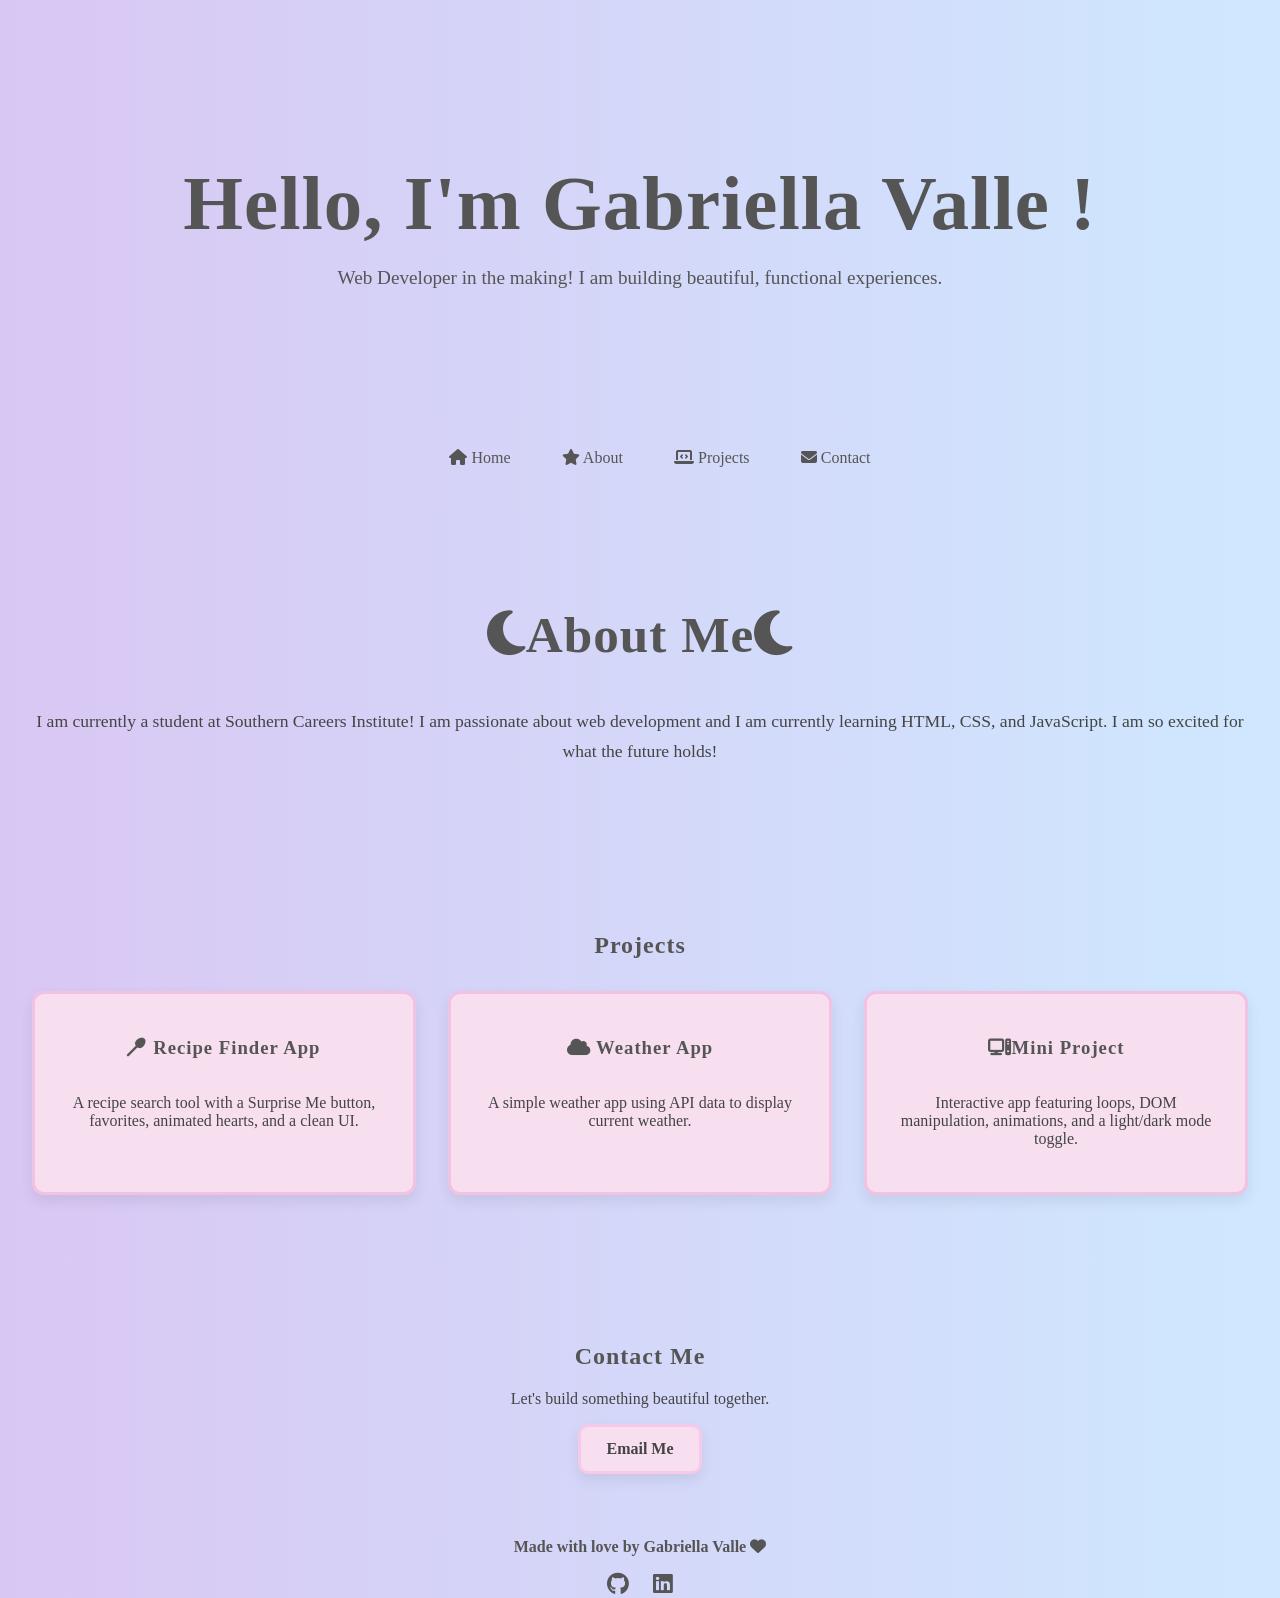
<file: index.html>
<!DOCTYPE html>
<html lang="en">
<head>
    <meta charset="UTF-8" />
    <meta http-equiv="X-UA-Compatible" content="IE=edge" />
    <meta name="viewport" content="width=device-width, initial-scale=1.0" />
    <link rel="stylesheet" href="style.css" />
    <link href="https://fonts.googleapis.com/css2?family=Poppins:wght@400;600;700&family=Nunito:wght@300;400;600&display=swap" rel="stylesheet">
    <link rel="stylesheet" href="https://cdnjs.cloudflare.com/ajax/libs/font-awesome/6.5.0/css/all.min.css">
    <title>My Personal Portfolio Website</title>
</head>

<body>
    <section id="home" class="hero">
        <h1>Hello, I'm Gabriella Valle !</h1>
        <p>Web Developer in the making! I am building beautiful, functional experiences.</p>
    </section>
    <nav class="navbar">
        <ul class="nav-links" id="navLinks">
            <li><a href="#home"><i class="fa-solid fa-house"></i> Home</a></li>
            <li><a href="#about"><i class="fa-solid fa-star"></i> About</a></li>
            <li><a href="#projects"><i class="fa-solid fa-laptop-code"></i> Projects</a></li>
            <li><a href="#contact"><i class="fa-solid fa-envelope"></i> Contact</a></li>
        </ul>

        <div class="hamburger" id="hamburger">
            <span></span>
            <span></span>
            <span></span>
        </div>
    </nav>

    <section id="about">
        <h2><i class="fa-solid fa-moon"></i>About Me<i class="fa-solid fa-moon"></i></h2>
        <p>
            I am currently a student at Southern Careers Institute! I am passionate about 
            web development and I am currently learning HTML, CSS, and JavaScript. I am so excited for what the future holds!
        </p>
    </section>
    <section id="projects">
        <h2>Projects</h2>

        <div class="project-grid">

            <a href="RecipeFinderApp/" target="_blank" class="project-card-link">
              <div class="project-card soft-shadow border-pink rounded">
                <h3><i class="fa-solid fa-spoon"></i> Recipe Finder App</h3>
                  <p>A recipe search tool with a Surprise Me button, favorites, animated hearts, and a clean UI.</p>
              </div>
            </a>

            <a href="https://gabriellavalle15.github.io/Weather-App/" target="_blank" class="project-card-link">
              <div class="project-card soft-shadow border-pink rounded">
              <h3><i class="fa-solid fa-cloud"></i> Weather App</h3>
              <p>A simple weather app using API data to display current weather.</p>
              </div>
            </a>


            <a href="MiniProject/" target="_blank" class="project-card-link">
                <div class="project-card soft-shadow border-pink rounded">
                <h3><i class="fa-solid fa-computer"></i>Mini Project</h3>
                <p>Interactive app featuring loops, DOM manipulation, animations,
                    and a light/dark mode toggle.
                </p>
                </div>
            </a>

        </div>
    </section>
    </section>
    <section id="contact" class="pastel-bg">
      <h2>Contact Me</h2>
      <p>Let's build something beautiful together.</p>
      <a href="mailto:gabbypena415@icloud.com?subject=Portfolio Inquiry&body=Hi Gabriella,%0D%0A%0D%0AI'm reaching out about..."
        class="pastel-btn outline">
        Email Me
      </a>

    </section>


    <script src="script.js"></script>
    <script>
        const hamburger = document.getElementById("hamburger");
        const navLinks = document.getElementById("navLinks");

        hamburger.addEventListener("click", () => {
            navLinks.classList.toggle("open");
        });
    </script>
<footer class="pastel-footer">
  <p>Made with love by Gabriella Valle <i class="fa-solid fa-heart"></i></p>
  <div class="footer-icons">
    <a href="https://github.com/gabriellavalle15"><i class="fa-brands fa-github"></i></a>
    <a href="https://www.linkedin.com/in/gabriella-valle-0b9bba260/"><i class="fa-brands fa-linkedin"></i></a>
  </div>
</footer>
</body>
</html>
</file>
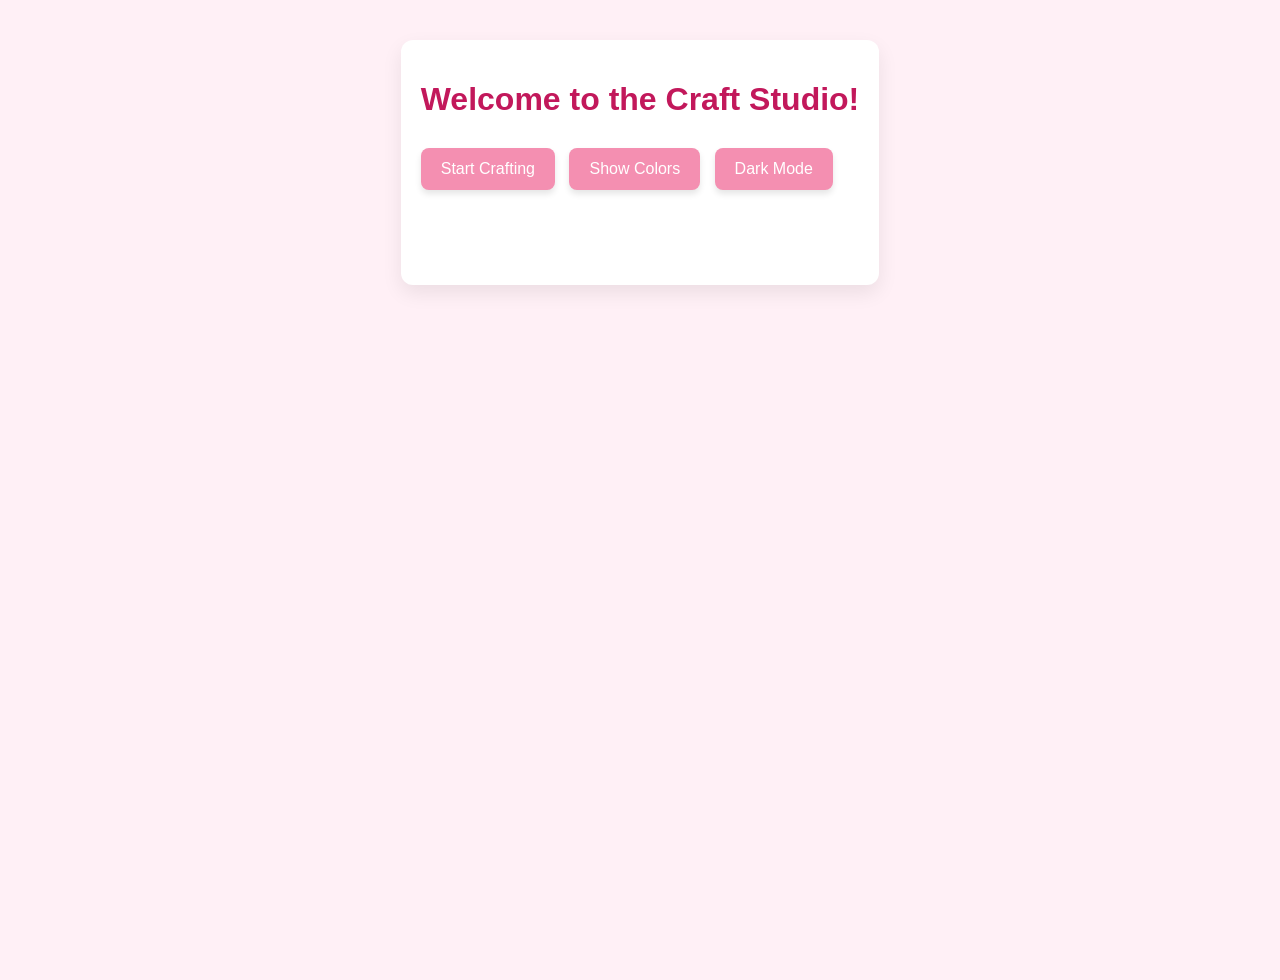
<file: MiniProject/index.html>
<!DOCTYPE HTML>
<html lang="en">
<head>
    <meta charset="UTF-8">
    <meta name="viewport" content="width=device-width, initial-scale=1.0">
    <link rel="stylesheet" href="style.css">
    <title>Craft Studio</title>
</head>
<body>
    <div class="container">
    <h1 id="title">Welcome to the Craft Studio!</h1>

    <button id="startBtn">Start Crafting</button>
    <button id="colorBtn">Show Colors</button>
    <button id="themeBtn">Dark Mode</button>

    <p id="output"></p> 

    <script src="script.js"></script>
    </div>
</body>
</html>
</file>
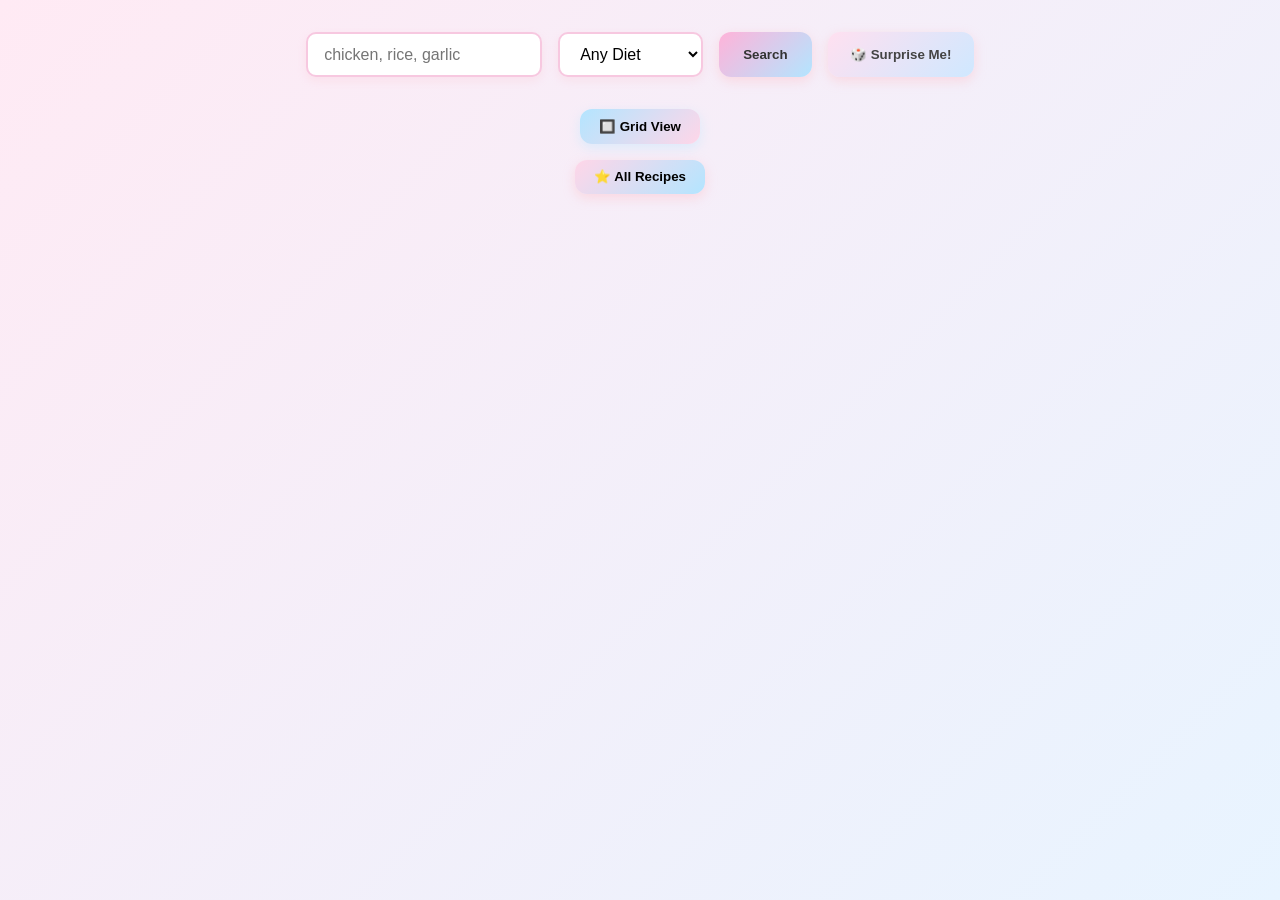
<file: RecipeFinderApp/index.html>
<!DOCTYPE html>
<html lang="en">
<head>
  <meta charset="UTF-8" />
  <meta name="viewport" content="width=device-width, initial-scale=1.0" />
  <title>Pastel Recipe Finder</title>

  <!-- Your CSS -->
  <link rel="stylesheet" href="style.css" />
</head>

<body>
  <!-- SEARCH + FILTERS -->
  <div class="search-section">
    <input id="ingredients" placeholder="chicken, rice, garlic" />

    <select id="diet">
      <option value="">Any Diet</option>
      <option value="balanced">Balanced</option>
      <option value="high-protein">High Protein</option>
      <option value="low-fat">Low Fat</option>
    </select>

    <button id="searchBtn">Search</button>
    <button id="randomBtn" class="random-btn">🎲 Surprise Me!</button>
  </div>

  <!-- VIEW TOGGLE -->
  <div class="view-toggle">
    <button id="toggleViewBtn">🔲 Grid View</button>
  </div>

  <!-- FAVORITES PAGE TOGGLE -->
  <div class="page-toggle">
    <button id="togglePageBtn">⭐ All Recipes</button>
  </div>

  <!-- RESULTS GRID -->
  <div id="results" class="results-grid"></div>

  <!-- DETAIL MODAL -->
  <div id="detailModal" class="modal">
    <div class="modal-content" id="detailContent"></div>
    <button id="detailCloseBtn" class="modal-close">Close</button>
  </div>

  <!-- Your JS -->
  <script src="script.js"></script>
</body>
</html>
</file>
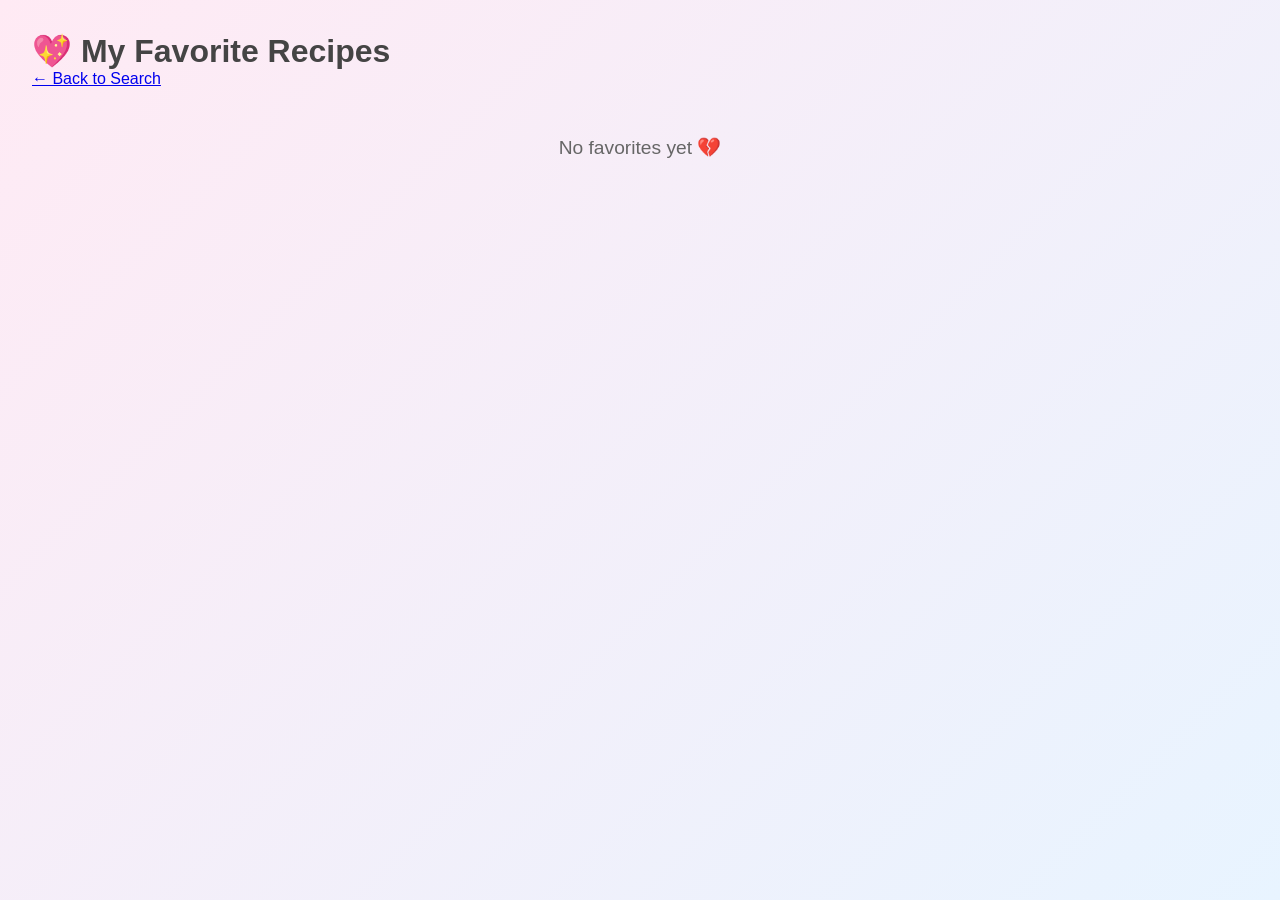
<file: RecipeFinderApp/favorites.html>
<!DOCTYPE html>
<html lang="en">
<head>
  <meta charset="UTF-8">
  <title>My Favorite Recipes</title>
  <link rel="stylesheet" href="style.css">
</head>

<body>

  <h1 class="favorites-title">💖 My Favorite Recipes</h1>

  <a href="index.html" class="back-link">← Back to Search</a>

  <div id="favoritesContainer" class="results-grid"></div>

  <script src="favorites.js"></script>
</body>
</html>
</file>
<file: style.css>
/* --------------------------------------------------
   GLOBAL STYLES
-------------------------------------------------- */

html {
  scroll-behavior: smooth;
}

body {
  margin: 0;
  background: linear-gradient(
    270deg,
    #d9c7f3,
    #cfe8ff
  );
  color: #444;
  font-family: 'Times New Roman', Times, serif;
  background: linear-gradient(270deg, #d9c7f3, #cfe8ff);
}

section {
  padding: 4rem 2rem;
}

h1, h2, h3 {
  color: #555;
  letter-spacing: 1px;
  font-family: 'Times New Roman', Times, serif
}

/* Pastel reusable background */
.pastel-bg {
  background: linear-gradient(
    270deg,
    #d9c7f3,
    #cfe8ff
  );
}

/* --------------------------------------------------
   NAVIGATION BAR
-------------------------------------------------- */

.navbar {
  display: flex;
  justify-content: center;  
  align-items: center;
  padding: 1rem 2rem;
  background: linear-gradient(90deg, #d9c7f3, #cfe8ff);
  color: #444;
  position: sticky;
  top: 0;
  z-index: 1000;
  animation: fadeInUp 1s ease forwards;
}

.nav-links {
  list-style: none;
  display: flex;
  gap: 2rem;
}

.nav-links a {
  text-decoration: none;
  color: #555;
  font-weight: 500;
  padding: 0.3rem 0.6rem;
  border-radius: 6px;
  transition: color 0.2s ease, background 0.2s ease;
}

.nav-links a:hover {
  background: rgba(242, 160, 215, 0.35);
  color: #333;
}

/* Hamburger menu */
.hamburger {
  display: none;
  flex-direction: column;
  cursor: pointer;
  gap: 5px;
}

.hamburger span {
  width: 25px;
  height: 3px;
  background: #555;
  transition: 0.3s;
}

/* Mobile menu */
@media (max-width: 768px) {
  .nav-links {
    position: absolute;
    top: 70px;
    right: 0;
    background: linear-gradient(
      270deg,
      #d9c7f3,
      #cfe8ff
    );
    width: 200px;
    flex-direction: column;
    padding: 1rem;
    gap: 1.5rem;
    display: none;
    border-radius: 0 0 0 12px;
    box-shadow: -2px 4px 10px rgba(0, 0, 0, 0.1);
  }

  .nav-links.open {
    display: flex;
  }

  .hamburger {
    display: flex;
  }
}

/* --------------------------------------------------
   HERO SECTION
-------------------------------------------------- */

.hero {
  text-align: center;
  padding: 6rem 2rem;
  background: linear-gradient(270deg, #cfe8ff, #d9c7f3);
  animation: fadeInUp 1.2s ease forwards;
}

.hero h1 {
  font-size: 2.5rem;
  margin-bottom: 1rem;
  animation: floaty 4s ease-in-out infinite;
}

.hero p {
  font-size: 1.2rem;
  margin-bottom: 2rem;
  color: #555;
}

/* --------------------------------------------------
   BUTTONS
-------------------------------------------------- */

/* Animated pastel button */
.pastel-btn {
  display: inline-block;
  padding: 0.8rem 1.6rem;
  border-radius: 10px;
  font-weight: 600;
  text-decoration: none;
  color: #444;
  background: #F7DFF0;
  background-size: 300% 300%;
  transition: all 0.4s ease;
  box-shadow: 0 6px 14px rgba(0, 0, 0, 0.08);
}

.pastel-btn:hover {
  background-position: 100% 0;
  transform: translateY(-4px) scale(1.03);
  box-shadow: 0 10px 20px rgba(0, 0, 0, 0.15);
  border-color: white;
}

.pastel-btn:active {
  transform: scale(0.96);
  box-shadow: 0 4px 10px rgba(0, 0, 0, 0.10);
}

.pastel-btn.outline {
  border: 3px solid  rgba(242, 160, 215, 0.35);
}

.pastel-btn.outline:hover {
  border: 3px solid white;
}
/* --------------------------------------------------
   ABOUT SECTION
-------------------------------------------------- */

#about {
  background: linear-gradient(
    270deg,
    #cfe8ff,
    #d9c7f3
  );
  text-align: center;
  animation: fadeInUp 1s ease forwards;
}

#about p {
  font-size: 1.1rem;
  line-height: 1.7;
}

/* --------------------------------------------------
   PROJECTS SECTION
-------------------------------------------------- */
#projects {
  background: linear-gradient(270deg, #cfe8ff, #d9c7f3);
  padding: 4rem 2rem;
  text-align: center;
}

.project-grid {
  display: grid;
  grid-template-columns: repeat(auto-fit, minmax(250px, 1fr));
  gap: 2rem;
  margin-top: 2rem;
}

.project-card {
  background: #F7DFF0;
  background-size: 300% 300%;
  transition: all 0.4s ease;
  border-radius: 12px;
  padding: 1.5rem;
  box-shadow: 0 6px 14px rgba(0, 0, 0, 0.08);
}

.project-card:hover {
  background-position: 100% 0;
  transform: translateY(-4px) scale(1.03);
  box-shadow: 0 10px 20px rgba(242, 160, 215, 0.35);
  border-color: white;
}


.project-card:active {
  transform: scale(0.97);
}


/* --------------------------------------------------
   CONTACT SECTION
-------------------------------------------------- */

#contact {
  text-align: center;
  animation: fadeInUp 1s ease forwards;
  background: linear-gradient(90deg, #d9c7f3, #cfe8ff);
}

/* --------------------------------------------------
   UTILITIES
-------------------------------------------------- */

.soft-shadow {
  box-shadow: 0 6px 14px rgba(0, 0, 0, 0.08);
}

.soft-shadow-hover:hover {
  box-shadow: 0 10px 20px rgba(0, 0, 0, 0.12);
  transform: translateY(-4px);
}
.border-blue { border: 3px solid #cfe8ff; }
.border-lavender { border: 3px solid #d9c7f3; }
.border-pink { border: 3px solid #F2C2E2; }

.rounded {
  border-radius: 12px;
}

/* --------------------------------------------------
   ANIMATIONS
-------------------------------------------------- */

.fade-in {
  opacity: 0;
  transform: translateY(20px);
  animation: fadeInUp 1s ease forwards;
}

@keyframes fadeInUp {
  to {
    opacity: 1;
    transform: translateY(0);
  }
}

.float {
  animation: floaty 4s ease-in-out infinite;
}

@keyframes floaty {
  0% { transform: translateY(0); }
  50% { transform: translateY(-10px); }
  100% { transform: translateY(0); }
}

.glow {
  animation: pastelGlow 3s ease-in-out infinite;
}

@keyframes pastelGlow {
  0% { box-shadow: 0 0 0px rgba(217,199,243,0.4); }
  50% { box-shadow: 0 0 20px rgba(242,160,215,0.6); }
  100% { box-shadow: 0 0 0px rgba(217,199,243,0.4); }
}

.animated-bg {
  background: linear-gradient(270deg, #d9c7f3, #cfe8ff);
  background-size: 400% 400%;
  animation: pastelShift 12s ease infinite;
}

@keyframes pastelShift {
  0% { background-position: 0% 50%; }
  50% { background-position: 100% 50%; }
  100% { background-position: 0% 50%; }
}

/* --------------------------------------------------
   PASTEL FOOTER
-------------------------------------------------- */

.pastel-footer {
  background: linear-gradient(
    270deg,
    #cfe8ff,
    #d9c7f3
  );
  text-align: center;
  animation: fadeInUp 1s ease forwards;
}

.pastel-footer p {
  margin: 0;
  font-weight: 600;
  color: #555;
}

.footer-icons {
  margin-top: 1rem;
  display: flex;
  justify-content: center;
  gap: 1.5rem;
}

.footer-icons a {
  color: #555;
  font-size: 1.4rem;
  transition: 0.3s ease;
}

.footer-icons a:hover {
  color: #333;
  transform: scale(1.2);
}

/* --------------------------------------------------
   PROJECT LINK
-------------------------------------------------- */

.project-card-link {
  display: block;
  text-decoration: none;
  color: inherit;
  width: 100%;
}

.project-card {
  min-height: 150px; 
  display: flex;
  flex-direction: column;
  justify-content: space-between;
}

.project-card p {
  flex-grow: 1;
}


.project-card-link:hover project-card-link{
  transform: translateY(-4px);
  transition: 0.25s ease;
}
</file>
<file: MiniProject/style.css>
body {
    font-family: "Arial", sans-serif;
    background-color: #fff0f6;
    color: var(--text);
    padding: 40px;
    max-width: 600px;
    margin: auto;
    display: flex;
    justify-content: center;
    align-items: flex-start;
    min-height: 100vh;
}
:root {
    --bg: #fff0f6;
    --text: #5a2a3a;
    --card: #ffffff;
    --accent: #c2185b;
    --button: #f48fb1;
    --buttonHover: #ec407a;
    --border: #f8bbd0;
}
body.dark {
    background: radial-gradient(circle at top, #1a1a22, #0f0f14);
    --bg: #0f0f14;
    --text: #f3f3f7;
    --card: #1a1a22;
    --accent: #ff5aa5;
    --button: #ff5aa5;
    --buttonHover: #ff2f8e;
    --border: #2a2a36;
}

h1 {
    color: var(--accent);
    text-align: center;
    font-size: 2rem;
    margin-bottom: 20px;
}

p {
    font-size: 1rem;
}

button {
    background-color: var(--button);
    color: white;
    border: none;
    padding: 12px 20px;
    font-size: 1rem;
    cursor: pointer;
    margin: 10px 0;
    margin-right: 10px;
    border-radius: 8px;
    width: 100%;
    border-radius: 8px;
    box-shadow: 0 4px 6px rgba(0, 0, 0, 0.1);
    transition: transform 0.2s ease, background-color 0.3s ease;
}

button:hover {
    background-color:var(--buttonHover);
    transition: background-color 0.3s ease;
    transform: translateY(-2px);
}

@media (min-width: 600px) {
    button {
        width: auto;
        margin-right: 10px;
    }
}

#output {
    margin-top: 20px;
    background-color: var(--card);
    padding: 15px;
    border-radius: 8px;
    border: 1px solid var();
    line-height: 1.6;
    font-size: 15px;
}

.container {
    background: #ffffff;
    padding: 20px;
    border-radius: 12px;
    box-shadow: 0 8px 20px rgba(0, 0, 0, 0.08);
    max-width: 500px;
    margin: 0 auto;
}

.step {
    color: #ad1457;
}

.sparkle{
    position: absolute;
    font-size: 18px;
    color: #f8bbd0;
    animation: floatUp 1.5s ease-out forwards;
    pointer-events: none;
    text-shadow: 0 0 6px #f484b1;
}

body.dark .sparkle {
    color: #ffb7e5;
    text-shadow:
        0 0 6px #ff5aa5,
        0 0 12px #ff4aa5,
        0 0 20px #ff2f8e;
}

@keyframes floatUp {
    0% {
        opacity: 1;
        transform: translateY(0) scale(1);
    }
    100% {
        opacity: 0;
        transform: translateY(-40px) scale(1.5);
    }
}

.color {
    font-weight: bold;
}

.color::before {
    content: "•";
    margin-right: 6px;
}

.pink {
    color: #f48fb1;
}

body.dark .pink {
    text-shadow: 0 0 6px #f9bed2;
}

.purple {
    color: #ba68c8;
}

body.dark .purple {
    text-shadow: 0 0 6px #ce93d8;
}

.gold {
    color: #ffd54f;
}

body.dark .gold {
    text-shadow: 0 0 6px #ffd54f;
}

.blue {
    color: #1f3de6;
}

body.dark .blue {
    text-shadow: 0 0 6px #536bf1;
}

.red {
    color: #f44336;
}

body.dark .red {
    text-shadow: 0 0 6px #f7756c;
}

.green {
    color: #4caf50;
}

body.dark .green {
    text-shadow: 0 0 6px #63df67;
}
.orange {
    color: #ff9800;
}

body.dark .orange {
    text-shadow: 0 0 6px #ffaa00;
}

.silver {
    color: #c0c0c0;
}

body.dark .silver {
    text-shadow: 0 0 6px #d3d3d3;
}
body,#output, h1, button {
    transition: background-color 0.3s ease, color 0.3s ease, border-color 0.3s ease;
}
</file>
<file: RecipeFinderApp/style.css>
/* -----------------------------------
   GLOBAL RESET + BASE STYLES
----------------------------------- */
* {
  margin: 0;
  padding: 0;
  box-sizing: border-box;
  font-family: "Poppins", sans-serif;
}

body {
  background: linear-gradient(135deg, #ffeaf4, #e8f4ff);
  min-height: 100vh;
  padding: 2rem;
  color: #444;
}

/* -----------------------------------
   SEARCH SECTION
----------------------------------- */
.search-section {
  display: flex;
  gap: 1rem;
  flex-wrap: wrap;
  justify-content: center;
  margin-bottom: 2rem;
}

.search-section input,
.search-section select {
  padding: 0.7rem 1rem;
  border-radius: 10px;
  border: 2px solid #f7c8e0;
  background: #fff;
  font-size: 1rem;
  transition: 0.3s ease;
  box-shadow: 0 4px 10px rgba(255, 182, 193, 0.2);
}

.search-section input:focus,
.search-section select:focus {
  border-color: #b8e0ff;
  box-shadow: 0 0 10px rgba(184, 224, 255, 0.7);
}

#searchBtn {
  padding: 0.7rem 1.5rem;
  border: none;
  border-radius: 12px;
  background: linear-gradient(135deg, #ffb3d9, #b3e5ff);
  color: #333;
  font-weight: 600;
  cursor: pointer;
  transition: 0.3s ease;
  box-shadow: 0 4px 12px rgba(255, 182, 193, 0.4);
}

#searchBtn:hover {
  transform: translateY(-3px);
  box-shadow: 0 6px 16px rgba(179, 229, 255, 0.6);
}

/* -----------------------------------
   RESULTS GRID
----------------------------------- */
.results-grid {
  display: grid;
  grid-template-columns: repeat(auto-fit, minmax(280px, 1fr));
  gap: 1.5rem;
  padding: 1rem;
}

/* -----------------------------------
   RECIPE CARD
----------------------------------- */
.recipe-card {
  background: #ffffffcc;
  backdrop-filter: blur(6px);
  border-radius: 16px;
  padding: 1rem;
  box-shadow: 0 6px 15px rgba(255, 182, 193, 0.3);
  transition: 0.3s ease;
  animation: floatUp 0.6s ease forwards;
  opacity: 0;
}

@keyframes floatUp {
  from {
    transform: translateY(20px);
    opacity: 0;
  }
  to {
    transform: translateY(0);
    opacity: 1;
  }
}

.recipe-card:hover {
  transform: translateY(-6px);
  box-shadow: 0 10px 20px rgba(179, 229, 255, 0.5);
}

.recipe-image {
  width: 100%;
  border-radius: 12px;
  margin-bottom: 0.8rem;
}

.recipe-title {
  font-size: 1.2rem;
  font-weight: 600;
  color: #444;
  margin-bottom: 0.3rem;
}

.recipe-meta {
  font-size: 0.9rem;
  color: #777;
  margin-bottom: 0.8rem;
}

.recipe-ingredients {
  max-height: 120px;
  overflow-y: auto;
  padding-left: 1.2rem;
  margin-bottom: 1rem;
}

.recipe-actions {
  display: flex;
  justify-content: space-between;
  align-items: center;
}

.recipe-link {
  background: #b3e5ff;
  padding: 0.4rem 0.8rem;
  border-radius: 8px;
  text-decoration: none;
  color: #333;
  font-weight: 500;
  transition: 0.3s ease;
}

.recipe-link:hover {
  background: #89d3ff;
}

.btn-favorite,
.btn-details {
  padding: 0.4rem 0.8rem;
  border: none;
  border-radius: 8px;
  cursor: pointer;
  font-weight: 500;
  transition: 0.3s ease;
}

.btn-favorite {
  background: #ffd6e8;
}

.btn-favorite:hover {
  background: #ffb3d9;
}

.btn-details {
  background: #d6f0ff;
}

.btn-details:hover {
  background: #b3e5ff;
}

/* -----------------------------------
   MESSAGE (no results, loading)
----------------------------------- */
.message {
  text-align: center;
  font-size: 1.2rem;
  padding: 2rem;
  color: #666;
}

/* -----------------------------------
   MODAL (DETAIL VIEW)
----------------------------------- */
.modal {
  position: fixed;
  inset: 0;
  background: rgba(0, 0, 0, 0.35);
  display: none;
  justify-content: center;
  align-items: center;
  padding: 2rem;
}

.modal.open {
  display: flex;
}

.modal-content {
  background: #ffffffee;
  backdrop-filter: blur(10px);
  padding: 2rem;
  border-radius: 16px;
  max-width: 600px;
  width: 100%;
  max-height: 80vh;
  overflow-y: auto;
  box-shadow: 0 8px 20px rgba(255, 182, 193, 0.4);
  animation: popIn 0.4s ease;
}

@keyframes popIn {
  from {
    transform: scale(0.9);
    opacity: 0;
  }
  to {
    transform: scale(1);
    opacity: 1;
  }
}

.modal-close {
  margin-top: 1rem;
  padding: 0.6rem 1rem;
  border: none;
  border-radius: 10px;
  background: #ffb3d9;
  cursor: pointer;
  font-weight: 600;
  transition: 0.3s ease;
}

.modal-close:hover {
  background: #ff8cc7;
}

.detail-image {
  width: 100%;
  border-radius: 12px;
  margin-bottom: 1rem;
}

.detail-actions {
  margin-top: 1rem;
  display: flex;
  justify-content: space-between;
}

.detail-actions a,
.detail-actions button {
  padding: 0.5rem 1rem;
  border-radius: 10px;
  border: none;
  cursor: pointer;
  font-weight: 600;
}

.detail-actions a {
  background: #b3e5ff;
  text-decoration: none;
  color: #333;
}

.detail-actions button {
  background: #ffd6e8;
}

.detail-actions button:hover {
  background: #ffb3d9;
}

/* -----------------------------------
   ANIMATED HEART FAVORITE BUTTON
----------------------------------- */
.btn-favorite {
  background: transparent;
  border: none;
  cursor: pointer;
  padding: 0.4rem;
  position: relative;
}

.btn-favorite .heart {
  width: 24px;
  height: 24px;
  display: inline-block;
  background: url('data:image/svg+xml;utf8,<svg fill="none" stroke="%23ff8cc7" stroke-width="2" viewBox="0 0 24 24" xmlns="http://www.w3.org/2000/svg"><path d="M12 21s-6.7-4.35-9.33-8.7C-1.33 7.65 2.02 2 7.33 2c2.4 0 4.67 1.2 6 3.09C14 3.2 16.27 2 18.67 2 24 2 27.33 7.65 21.33 12.3 18.7 16.65 12 21 12 21z"/></svg>') center/contain no-repeat;
  transition: transform 0.3s ease, filter 0.3s ease;
}

.btn-favorite.active .heart {
  background: url('data:image/svg+xml;utf8,<svg fill="%23ff8cc7" stroke="%23ff8cc7" stroke-width="2" viewBox="0 0 24 24" xmlns="http://www.w3.org/2000/svg"><path d="M12 21s-6.7-4.35-9.33-8.7C-1.33 7.65 2.02 2 7.33 2c2.4 0 4.67 1.2 6 3.09C14 3.2 16.27 2 18.67 2 24 2 27.33 7.65 21.33 12.3 18.7 16.65 12 21 12 21z"/></svg>') center/contain no-repeat;
  transform: scale(1.3);
  filter: drop-shadow(0 0 6px #ffb3d9);
}

.btn-favorite.active .heart {
  animation: pop 0.4s ease;
}

@keyframes pop {
  0% { transform: scale(0.8); }
  50% { transform: scale(1.4); }
  100% { transform: scale(1); }
}

/* -----------------------------------
   VIEW TOGGLE BUTTON
----------------------------------- */
.view-toggle {
  text-align: center;
  margin-bottom: 1rem;
}

#toggleViewBtn {
  padding: 0.6rem 1.2rem;
  border: none;
  border-radius: 12px;
  background: linear-gradient(135deg, #b3e5ff, #ffd6e8);
  cursor: pointer;
  font-weight: 600;
  transition: 0.3s ease;
  box-shadow: 0 4px 12px rgba(179, 229, 255, 0.4);
}

#toggleViewBtn:hover {
  transform: translateY(-3px);
  box-shadow: 0 6px 16px rgba(255, 182, 193, 0.5);
}

/* -----------------------------------
   LIST VIEW STYLES
----------------------------------- */
.results-grid.list-view {
  display: flex;
  flex-direction: column;
  gap: 1.2rem;
}

.results-grid.list-view .recipe-card {
  display: flex;
  flex-direction: row;
  align-items: flex-start;
  padding: 1rem;
}

.results-grid.list-view .recipe-image {
  width: 180px;
  height: 180px;
  object-fit: cover;
  margin-right: 1rem;
}

.results-grid.list-view .recipe-content {
  flex: 1;
}

.results-grid.list-view .recipe-ingredients {
  max-height: 100px;
}

/* -----------------------------------
   PAGE TOGGLE BUTTON
----------------------------------- */
.page-toggle {
  text-align: center;
  margin-bottom: 1rem;
}

#togglePageBtn {
  padding: 0.6rem 1.2rem;
  border: none;
  border-radius: 12px;
  background: linear-gradient(135deg, #ffd6e8, #b3e5ff);
  cursor: pointer;
  font-weight: 600;
  transition: 0.3s ease;
  box-shadow: 0 4px 12px rgba(255, 182, 193, 0.4);
}

#togglePageBtn:hover {
  transform: translateY(-3px);
  box-shadow: 0 6px 16px rgba(179, 229, 255, 0.5);
}

/* -----------------------------------
   SURPRISE ME BUTTON
----------------------------------- */
.random-btn {
  padding: 0.7rem 1.4rem;
  border: none;
  border-radius: 12px;
  background: linear-gradient(135deg, #ffe0f0, #cfe8ff);
  cursor: pointer;
  font-weight: 600;
  color: #444;
  box-shadow: 0 4px 12px rgba(255, 182, 193, 0.4);
  transition: 0.3s ease;
}

.random-btn:hover {
  transform: translateY(-3px);
  box-shadow: 0 6px 16px rgba(179, 229, 255, 0.5);
}

/* -----------------------------------
   PASTEL LOADING SPINNER
----------------------------------- */
.spinner {
  margin: 2rem auto;
  width: 60px;
  height: 60px;
  border: 6px solid #ffe0f0;
  border-top-color: #b3e5ff;
  border-radius: 50%;
  animation: spin 0.8s linear infinite;
}

@keyframes spin {
  to {
    transform: rotate(360deg);
  }
}
</file>
